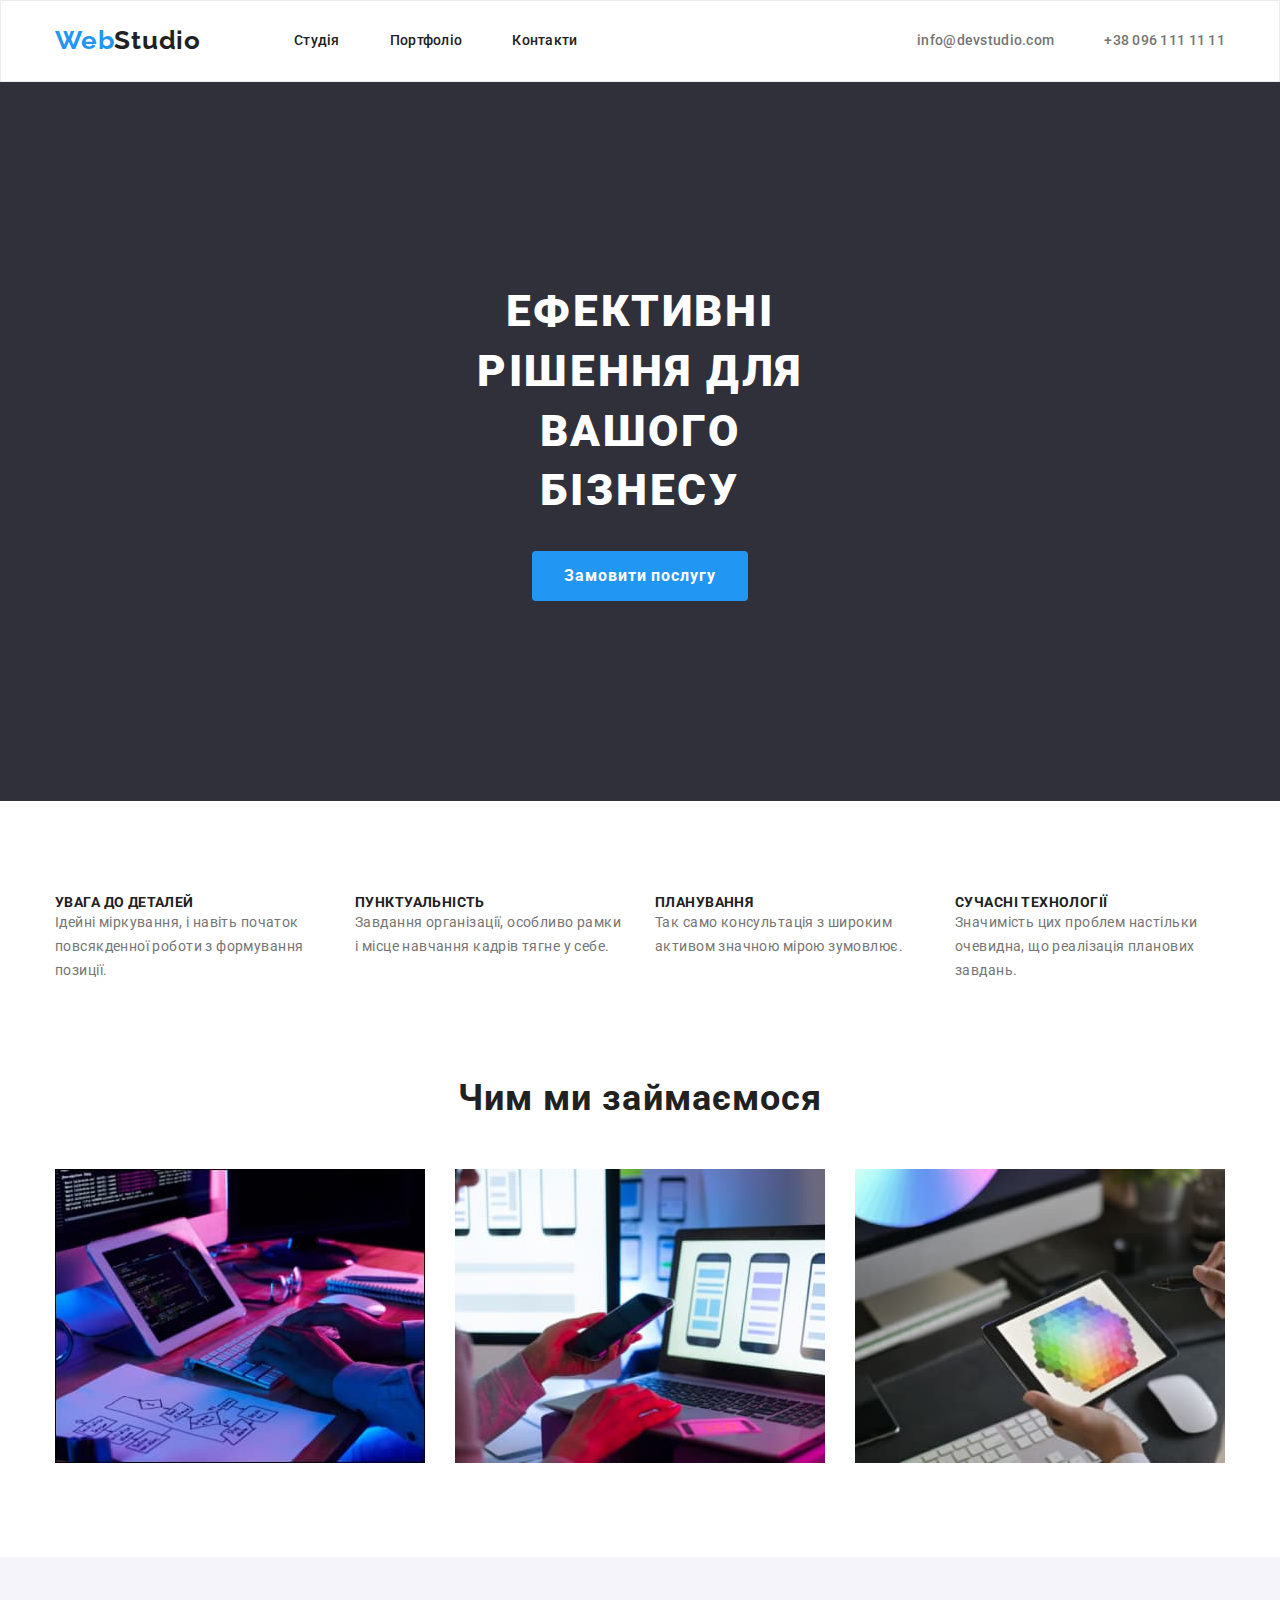
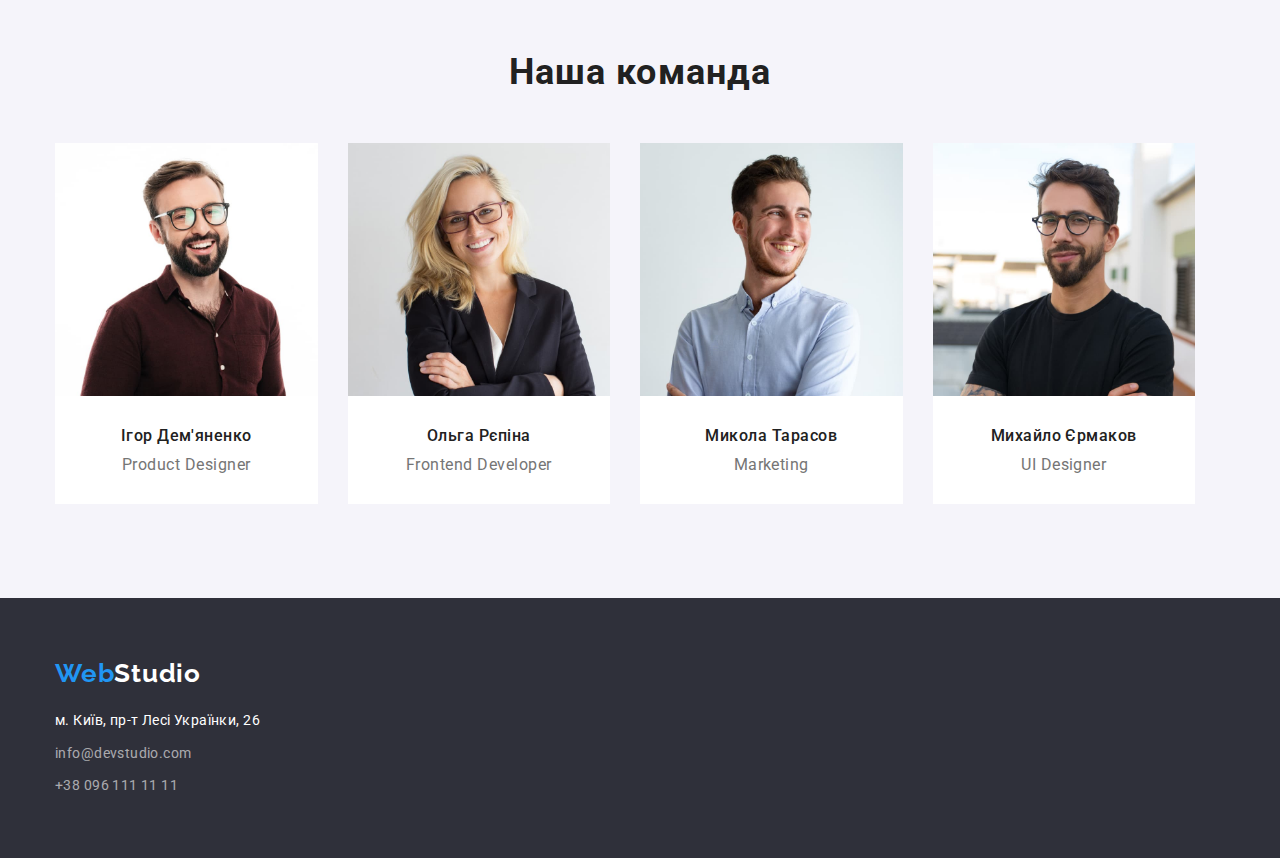
<file: index.html>
<!DOCTYPE html>
<html lang="uk">
	<head>
		<meta charset="UTF-8" />
		<meta http-equiv="X-UA-Compatible" content="IE=edge" />
		<meta name="viewport" content="width=device-width, initial-scale=1.0" />
		<title>Studio</title>
		<link rel="preconnect" href="https://fonts.googleapis.com" />
		<link rel="preconnect" href="https://fonts.gstatic.com" crossorigin />
		<link
			href="https://fonts.googleapis.com/css2?family=Raleway:wght@700&family=Roboto:wght@400;500;700;900&display=swap"
			rel="stylesheet"
		/>
		<link rel="stylesheet" href="https://cdnjs.cloudflare.com/ajax/libs/modern-normalize/1.1.0/modern-normalize.min.css">
		<link rel="stylesheet" href="./css/styles.css" />
	</head>
	<!--BODY-->
	<body>
		<!--HEADER-->
		<header class="page-header">
			<div class="container navigation">
			<nav class="page-navigation">
				<a class="logo logo-black link" href="">
					Web<span class="logo-header link">Studio</span>
				</a>
				<ul class="media-list list">
					<li class="media-list-item"><a class="media-list-link link" href="./index.html">Студія</a></li>
					<li class="media-list-item"><a class="media-list-link link" href="./portfolio.html">Портфоліо</a></li>
					<li class="media-list-item"><a class="media-list-link link" href="">Контакти</a></li>
				</ul>
			</nav>
			<ul class="contact-list list">
				<li class="contact-list-item">
					<a class="contact-list-link link" href="mailto:info@devstudio.com">info@devstudio.com</a>
				</li>
				<li class="contact-list-item">
					<a class="contact-list-link link" href="tel:+380961111111">+38 096 111 11 11</a>
				</li>
			</ul>
			</div>
		</header>

		<!--MAIN-->
		<main class="page-main">
			<!--HERO-->
			<section class="hero">
				<h1 class="hero-title">Ефективні рішення для<br>вашого бізнесу</h1>
				<button class="modal-btn" type="button">Замовити послугу</button>	
			</section>

			<!--ABOUT-->
			<section class="about">
				<div class="container">
				<h2 hidden>Особливості</h2>
				<ul class="about-list">
					<li class="about-list-item">
						<h3 class="about-subtitle">УВАГА ДО ДЕТАЛЕЙ</h3>
						<p class="about-description">
							Ідейні міркування, і навіть початок повсякденної роботи з формування позиції.
						</p>
					</li>
					<li class="about-list-item">
						<h3 class="about-subtitle">ПУНКТУАЛЬНІСТЬ</h3>
						<p class="about-description">Завдання організації, особливо рамки і місце навчання кадрів тягне у себе.</p>
					</li>
					<li class="about-list-item">
						<h3 class="about-subtitle">ПЛАНУВАННЯ</h3>
						<p class="about-description">Так само консультація з широким активом значною мірою зумовлює.</p>
					</li>
					<li class="about-list-item">
						<h3 class="about-subtitle">СУЧАСНІ ТЕХНОЛОГІЇ</h3>
						<p class="about-description">Значимість цих проблем настільки очевидна, що реалізація планових завдань.</p>
					</li>
				</ul>
				</div>
			</section>

			<!--FUNCTIONAL-->
			<section class="functional-section">
				<div class="container">
				<h2 class="functional-title">Чим ми займаємося</h2>
				<ul class="functional-list-title">
					<li class="functional-list-item">
						<img class="functional-gallery-img" src="./img/box1.jpg" alt="scheme" width="370" height="294" />
					</li>
					<li class="functional-list-item">
						<img class="functional-gallery-img" src="./img/box2.jpg" alt="smartphone" width="370" height="294" />
					</li>
					<li class="functional-list-item">
						<img class="functional-gallery-img" src="./img/box3.jpg" alt="color_palette" width="370" height="294" />
					</li>
				</ul>
				</div>
			</section>

			<!--EMPLOYEES-->
			<section class="employees-section">
				<div class="container">
				<h2 class="employees-title">Наша команда</h2>
				<ul class="employees-list">
					<li class="employees-card">
						<img class="employees-photo" src="./img/img1.jpg" alt="Ігор Дем'яненко" width="270" height="260" />
						<div class="employees-content">
						<h3 class="employees-name">Ігор Дем'яненко</h3>
						<p class="employees-position">Product Designer</p>
						</div>
					</li>
					<li class="employees-card">
						<img class="employees-photo" src="./img/img2.jpg" alt="Ольга Рєпіна" width="270" height="260" />
						<div class="employees-content">
						<h3 class="employees-name">Ольга Рєпіна</h3>
						<p class="employees-position">Frontend Developer</p>
						</div>
					</li>
					<li class="employees-card">
						<img class="employees-photo" src="./img/img3.jpg" alt="Микола Тарасов" width="270" height="260" />
						<div class="employees-content">
						<h3 class="employees-name">Микола Тарасов</h3>
						<p class="employees-position">Marketing</p>
						</div>
					</li>
					<li class="employees-card">
						<img class="employees-photo" src="./img/img4.jpg" alt="Михайло Єрмаков" width="270" height="260" />
						<div class="employees-content">
						<h3 class="employees-name">Михайло Єрмаков</h3>
						<p class="employees-position">UI Designer</p>
						</div>
					</li>
				</ul>
				</div>
			</section>
		</main>

		<!--FOOTER-->
		<footer class="page-footer">
			<div class="container navigation-footer">
			<!--CONTACTS-->
			<a class="logo logo-blue link" href="">
				Web<span class="logo-footer link">Studio</span>
			</a>
			<address class="address">
				<ul class="contact-list-footer list">
					<li class="contact-list-item">
						<a class="adress-list-link link" href="https://goo.gl/maps/BnFadeevwMqZX12J8">
							м. Київ, пр-т Лесі Українки, 26
						</a>
					</li>
					<li class="contact-list-item">
						<a class="contact-footer-link link" href="mailto:info@devstudio.com">info@devstudio.com</a>
					</li>
					<li class="contact-list-item">
						<a class="contact-footer-link link" href="tel:+380961111111">+38 096 111 11 11</a>
					</li>
				</ul>
			</address>
			</div>
		</footer>
	</body>
</html>
</file>
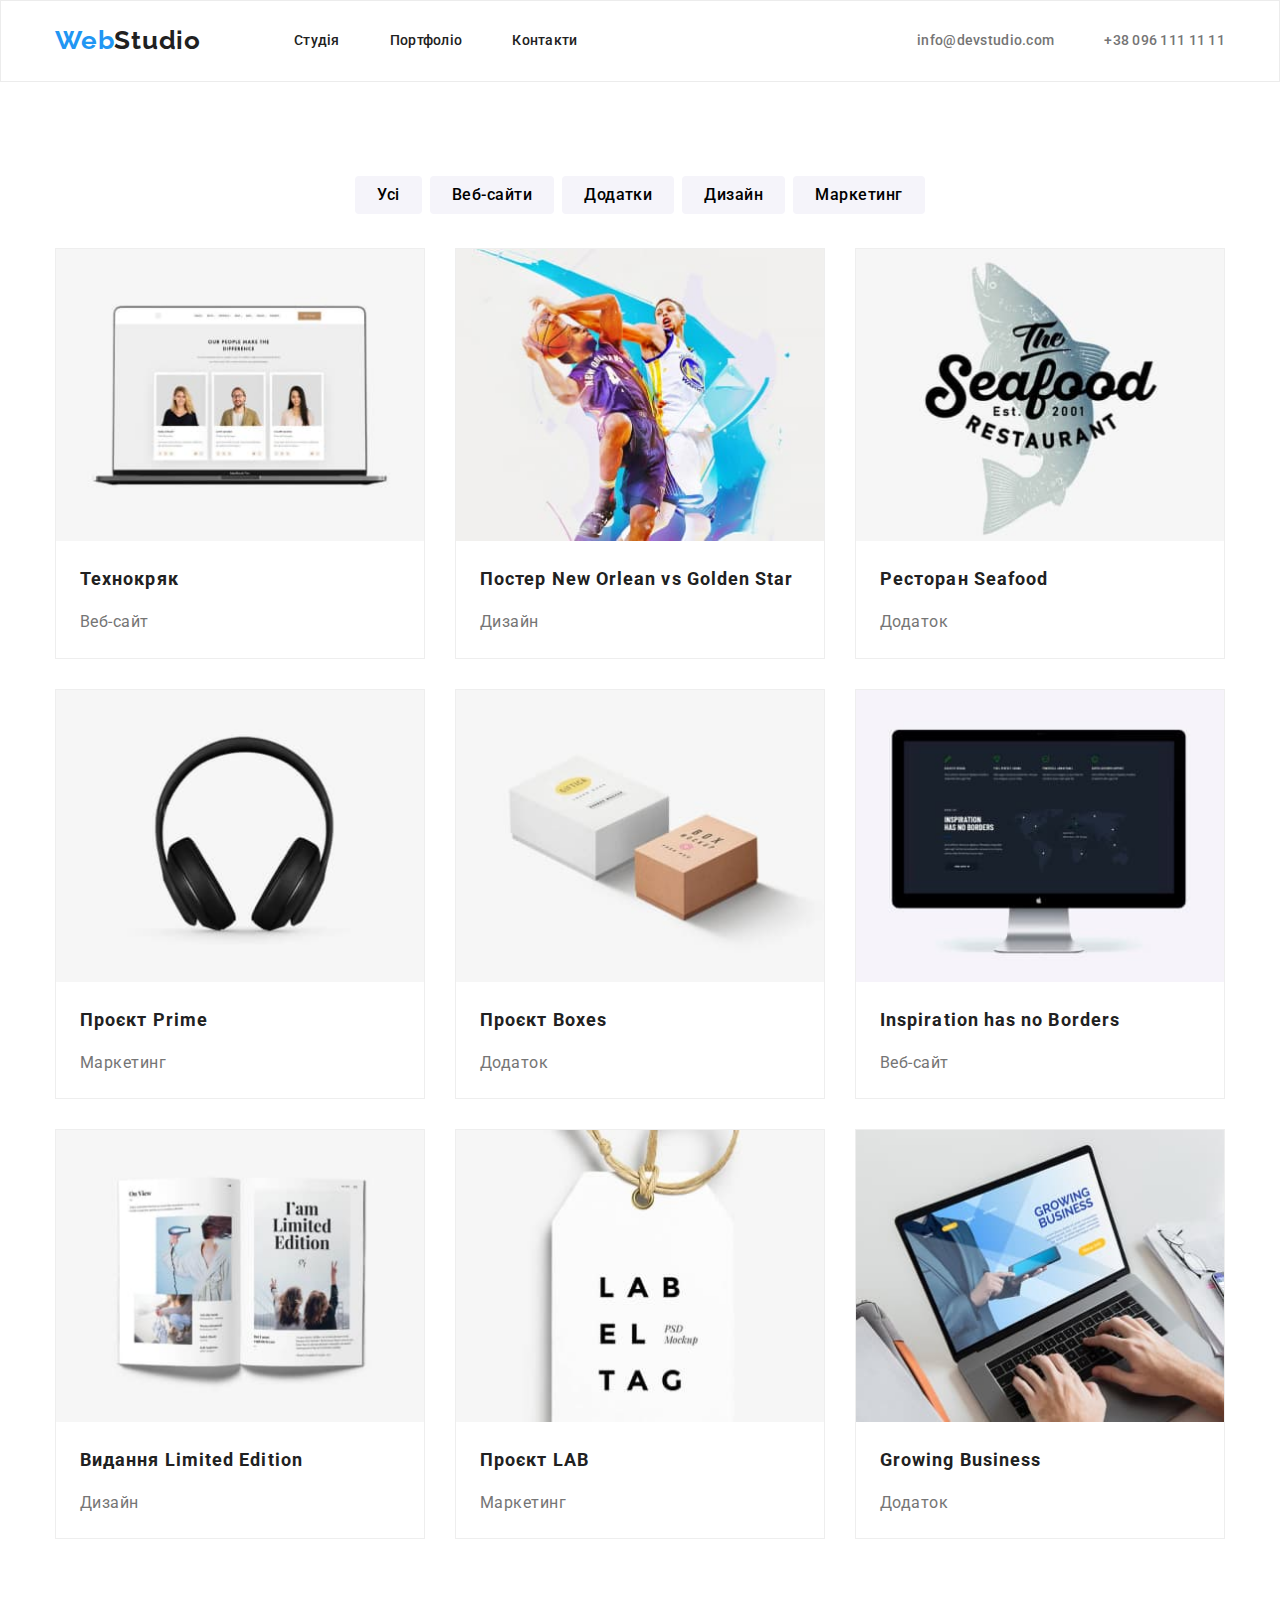
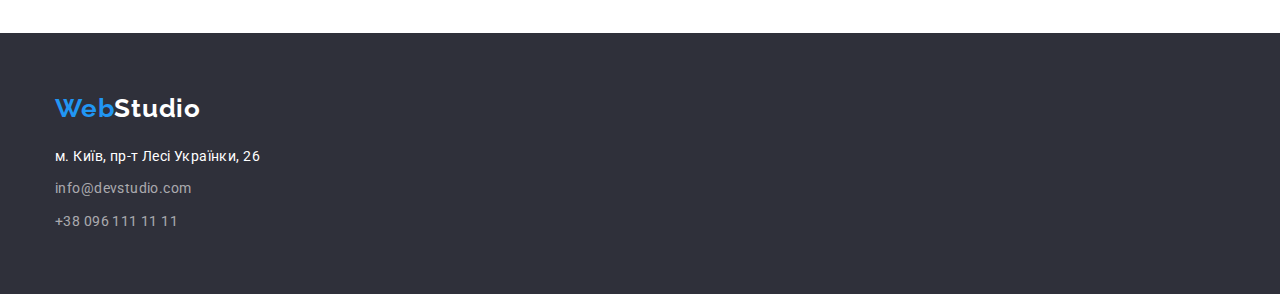
<file: portfolio.html>
<!DOCTYPE html>
<html lang="en">
	<head>
		<meta charset="UTF-8" />
		<meta http-equiv="X-UA-Compatible" content="IE=edge" />
		<meta name="viewport" content="width=device-width, initial-scale=1.0" />
		<title>portfolio</title>
		<link rel="preconnect" href="https://fonts.googleapis.com" />
		<link rel="preconnect" href="https://fonts.gstatic.com" crossorigin />
		<link
			href="https://fonts.googleapis.com/css2?family=Raleway:wght@700&family=Roboto:wght@400;500;700;900&display=swap"
			rel="stylesheet"
		/>
		<link
			rel="stylesheet"
			href="https://cdnjs.cloudflare.com/ajax/libs/modern-normalize/1.1.0/modern-normalize.min.css"
		/>
		<link rel="stylesheet" href="./css/styles.css" />
	</head>
	<body>
		<!--HEADER-->
		<header class="page-header">
			<div class="container navigation">
			<nav class="page-navigation">
				<a class="logo logo-black link" href="">
					Web<span class="logo-header link">Studio</span>
				</a>
				<ul class="media-list list">
					<li class="media-list-item"><a class="media-list-link link" href="./index.html">Студія</a></li>
					<li class="media-list-item"><a class="media-list-link link" href="./portfolio.html">Портфоліо</a></li>
					<li class="media-list-item"><a class="media-list-link link" href="">Контакти</a></li>
				</ul>
			</nav>
			<ul class="contact-list list">
				<li class="contact-list-item">
					<a class="contact-list-link link" href="mailto:info@devstudio.com">info@devstudio.com</a>
				</li>
				<li class="contact-list-item">
					<a class="contact-list-link link" href="tel:+380961111111">+38 096 111 11 11</a>
				</li>
			</ul>
			</div>
		</header>

		<main>
			<section class="menu">
				<div class="container">
					<h1 hidden>Menu-content</h1>
					<!--FILTER-LIST-->

					<ul class="menu-buttons-list list">
						<li class="menu-list-item"><button class="menu-btn" type="button">Усі</button></li>
						<li class="menu-list-item"><button class="menu-btn" type="button">Веб-сайти</button></li>
						<li class="menu-list-item"><button class="menu-btn" type="button">Додатки</button></li>
						<li class="menu-list-item"><button class="menu-btn" type="button">Дизайн</button></li>
						<li class="menu-list-item"><button class="menu-btn" type="button">Маркетинг</button></li>
					</ul>

					<!--PROJECTS-->
					<ul class="menu-work-list list">
						<li class="menu-work-item">
							<div class="card-thumb">
								<img class="work-photo" src="img/img10.jpg" alt="laptop" width="370" height="294" />
							</div>
							<div class="card-content">
								<h2 class="work-name">Технокряк</h2>
								<p class="work-description">Веб-сайт</p>
							</div>
						</li>
						<li class="menu-work-item">
							<div class="card-thumb">
								<img class="work-photo" src="img/img11.jpg" alt="bascketball" width="370" height="294" />
							</div>
							<div class="card-content">
								<h2 class="work-name">Постер New Orlean vs Golden Star</h2>
								<p class="work-description">Дизайн</p>
							</div>
						</li>
						<li class="menu-work-item">
							<div class="card-thumb">
								<img class="work-photo" src="img/img12.jpg" alt="fish" width="370" height="294" />
							</div>
							<div class="card-content">
								<h2 class="work-name">Ресторан Seafood</h2>
								<p class="work-description">Додаток</p>
							</div>
						</li>
						<li class="menu-work-item">
							<div class="card-thumb">
								<img class="work-photo" src="img/img13.jpg" alt="headphones" width="370" height="294" />
							</div>
							<div class="card-content">
								<h2 class="work-name">Проєкт Prime</h2>
								<p class="work-description">Маркетинг</p>
							</div>
						</li>
						<li class="menu-work-item">
							<div class="card-thumb">
								<img class="work-photo" src="img/img14.jpg" alt="boxes" width="370" height="294" />
							</div>
							<div class="card-content">
								<h2 class="work-name">Проєкт Boxes</h2>
								<p class="work-description">Додаток</p>
							</div>
						</li>

						<li class="menu-work-item">
							<div class="card-thumb">
								<img class="work-photo" src="img/img15.jpg" alt="monitor" width="370" height="294" />
							</div>
							<div class="card-content">
								<h2 class="work-name">Inspiration has no Borders</h2>
								<p class="work-description">Веб-сайт</p>
							</div>
						</li>
						<li class="menu-work-item">
							<div class="card-thumb">
								<img class="work-photo" src="img/img16.jpg" alt="journal" width="370" height="294" />
							</div>
							<div class="card-content">
								<h2 class="work-name">Видання Limited Edition</h2>
								<p class="work-description">Дизайн</p>
							</div>
						</li>
						<li class="menu-work-item">
							<div class="card-thumb">
								<img class="work-photo" src="img/img17.jpg" alt="labeltag" width="370" height="294" />
							</div>
							<div class="card-content">
								<h2 class="work-name">Проєкт LAB</h2>
								<p class="work-description">Маркетинг</p>
							</div>
						</li>
						<li class="menu-work-item">
							<div class="card-thumb">
								<img class="work-photo" src="img/img18.jpg" alt="keyboard" width="370" height="294" />
							</div>
							<div class="card-content">
								<h2 class="work-name">Growing Business</h2>
								<p class="work-description">Додаток</p>
							</div>
						</li>
					</ul>
				</div>
			</section>
		</main>
		<!--FOOTER-->
		<footer class="page-footer">
			<div class="container navigation-footer">
			<!--CONTACTS-->
			<a class="logo logo-blue link" href="">
				Web<span class="logo-footer link">Studio</span>
			</a>
			<address class="address">
				<ul class="contact-list-footer list">
					<li class="contact-list-item">
						<a class="adress-list-link link" href="https://goo.gl/maps/BnFadeevwMqZX12J8">
							м. Київ, пр-т Лесі Українки, 26
						</a>
					</li>
					<li class="contact-list-item">
						<a class="contact-footer-link link" href="mailto:info@devstudio.com">info@devstudio.com</a>
					</li>
					<li class="contact-list-item">
						<a class="contact-footer-link link" href="tel:+380961111111">+38 096 111 11 11</a>
					</li>
				</ul>
			</address>
			</div>
		</footer>
	</body>
</html>
</file>
<file: css/styles.css>
/* Колір основного тексту  #212121 */
/* Вторинний колір тексту  #757575*/
/* Білий #FFFFFF*/
/* Акцент  #2196F3*/
/* Вторинний колір фону #F5F5F5*/
/* Колір фону додатковий #F5F4FA*/

:root {
	--primary-font: "Roboto", sans-serif;
	--secondary-font: "Raleway", sans-serif;
	--primary-text-color-theme-light: #212121;
	--primary-text-color-theme-dark: #ffffff;
	--secondary-text-color-theme-light: #757575;
	--secondary-text-color-footer: rgba(255, 255, 255, 0.6);
	--accent-color: #2196f3;
	--primary-background-color: #f5f5f5;
	--secondary-background-color: #2f303a;
	--accent-background-color: #f5f4fa;
	--background-button-color: #188ce8;
	--border-color: #eeeeee;
	--card-set-gap: 30px;
}

.list {
	list-style: none;
}

.link {
	text-decoration: none;
}
.address {
	font-style: normal;
}
button {
	font-family: inherit;
	cursor: pointer;
	border: none;
}

body {
	font-family: var(--primary-font);
	color: var(--primary-text-color-theme-light);
}

h1,
h2,
h3,
h4,
h5,
h6,
p,
ul {
	margin: 0;
	margin: 0;
}

ul {
	padding-left: 0;
	list-style: none;
}

a {
	text-decoration: none;
	display: block;
	color: currentColor;
}

img {
	display: block;
	max-width: 100%;
	height: auto;
}

.container {
	width: 1200px;
	padding-left: 15px;
	padding-right: 15px;
	margin-right: auto;
	margin-left: auto;
}

/* ================= COMPONENTS ================= */

/* ================== HEADER ================== */

.page-header {
	margin: auto;
	border: 1px solid #ececec;
	background-color: var(--primary-text-color-theme-dark);
}

.navigation {
	display: flex;
}

.page-navigation {
	display: flex;
	align-items: center;
}
.logo {
	font-family: var(--secondary-font);
	font-weight: 700;
	font-size: 26px;
	line-height: 1.2;
	letter-spacing: 0.03em;
	color: var(--accent-color);
}

.logo-black {
	display: block;
}

.logo-header {
	font-family: var(--secondary-font);
	font-weight: 700;
	font-size: 26px;
	line-height: 1.2;
	letter-spacing: 0.03em;
	color: var(--primary-text-color-theme-light);
}

.media-list {
	display: flex;
	align-items: center;
	margin-left: 93px;
}

.media-list-link {
	padding: 32px 0;
	font-weight: 500;
	font-size: 14px;
	line-height: 1.14;
	letter-spacing: 0.02em;
	color: var(--primary-text-color-theme-light);
}

.media-list-item {
	display: block;
}

.media-list-link:hover,
.media-list-link:focus {
	color: var(--accent-color);
}

.contact-list-link {
	padding: 32px 0;
	font-weight: 500;
	font-size: 14px;
	line-height: 1.14;
	letter-spacing: 0.02em;
	color: var(--secondary-text-color-theme-light);
}

.contact-list-link:hover,
.contact-list-link:focus {
	color: var(--accent-color);
}

.contact-list {
	display: flex;
	align-items: center;
	justify-content: flex-end;
	margin-left: auto;
}

.media-list,
.contact-list {
	gap: 50px;
}
/* =================== HEADER ================ */

/* ==================== HERO ==================*/
.hero {
	margin: 0 auto;
	text-align: center;
	padding-top: 200px;
	padding-bottom: 200px;
	background-color: var(--secondary-background-color);
	/* max-width: 1600px;
	height: 600px; */
}

.hero-title {
	padding-right: 452px;
	margin-bottom: 30px;
	padding-left: 452px;
	color: var(--primary-text-color-theme-dark);
	font-weight: 900;
	font-size: 44px;
	line-height: 1.36;
	text-align: center;
	letter-spacing: 0.06em;
	text-transform: uppercase;
}
/* ==================== HERO ===================*/

/* ============== BUTTON STYLES =============== */
.modal-btn {
	width: 216px;
	height: 50px;
	border-radius: 4px;
	font-weight: 700;
	font-size: 16px;
	line-height: 1.88;
	letter-spacing: 0.06em;
	color: var(--primary-text-color-theme-dark);
	background-color: var(--accent-color);
}

.menu-btn {
	padding: 6px 22px;
	border-radius: 4px;
	font-weight: 500;
	font-size: 16px;
	line-height: 1.63;
	letter-spacing: 0.03em;
	background-color: var(--accent-background-color);
}

.modal-btn:hover,
.modal-btn:focus {
	background-color: var(--background-button-color);
}

.menu-btn:hover,
.menu-btn:focus {
	color: var(--primary-text-color-theme-dark);
	background-color: var(--accent-color);
	box-shadow: 0px 3px 1px rgb(0 0 0 /10%), 0px 1px 2px rgb(0 0 0 /8%), 0px 2px 2px rgb(0 0 0 / 12%);
}

/* ============== BUTTON STYLES =============== */

/* ================ MAIN STUDIO ================*/
.about-list,
.functional-list-item,
.employees-list {
	list-style: none;
	gap: 30px;
}

.about {
	margin: auto;
	padding: 94px 0;
}

.about-list {
	display: flex;
	gap: 30px;
}

.about-list-item {
	flex-basis: calc((100% - 3 * 30px) / 4);
}

.about-subtitle {
	font-weight: 700;
	font-size: 14px;
	line-height: 1.14;
	letter-spacing: 0.03em;
	text-transform: uppercase;
}

.about-description {
	font-size: 14px;
	line-height: 1.7;
	letter-spacing: 0.03em;
	color: var(--secondary-text-color-theme-light);
}

.functional-section {
}

.functional-title {
	padding-bottom: 50px;
	font-weight: 700;
	font-size: 36px;
	line-height: 1.17;
	text-align: center;
	letter-spacing: 0.03em;
}

.functional-list-title {
	display: flex;
	gap: 30px;
	padding-bottom: 94px;
}

.employees-section {
	margin: auto;
	padding-bottom: 94px;
	background-color: var(--accent-background-color);
}

.employees-card {
	background-color: var(--primary-text-color-theme-dark);
}

.employees-list {
	display: flex;
	padding: 0;
	margin: 0;
	list-style: none;
	margin-top: calc(-1 * var(--card-set-gap));
	/* margin-left: calc(-1 * var(--card-set-gap)); */
}

.employees-list > .employees-card {
	flex-basis: calc(100% / 4 - var(--card-set-gap));
	/* margin-left: var(--card-set-gap); */
	margin-top: var(--card-set-gap);
}

.employees-content {
	padding-top: 30px;
	padding-bottom: 30px;
}

.employees-title {
	padding-top: 94px;
	padding-bottom: 50px;
	font-weight: 700;
	font-size: 36px;
	line-height: 1.17;
	text-align: center;
	letter-spacing: 0.03em;
}

.employees-name {
	font-weight: 500;
	font-size: 16px;
	line-height: 1.19;
	text-align: center;
	letter-spacing: 0.03em;
}

.employees-position {
	margin-top: 10px;
	font-size: 16px;
	line-height: 1.19;
	text-align: center;
	letter-spacing: 0.03em;
	color: var(--secondary-text-color-theme-light);
}
/* ================ MAIN STUDIO ================*/

/* ============== MAIN PORTFOLIO ============== */

.menu {
	padding: 94px 0;
}

.menu-work-item {
	border-color: var(--secondary-text-color-theme-light);
	border: 1px solid #eeeeee;
}

.menu-buttons-list {
	display: flex;
	gap: 8px;
	justify-content: center;
	margin-bottom: 34px;
}

.card-content {
	padding: 20px 24px;
}

.work-name {
	font-weight: 700;
	font-size: 18px;
	line-height: 2;
	letter-spacing: 0.06em;
}

.work-description {
	margin-top: 10px;
	font-size: 16px;
	line-height: 1.88;
	letter-spacing: 0.03em;
	color: var(--secondary-text-color-theme-light);
}

.menu-work-list {
	display: flex;
	flex-flow: row wrap;
	padding: 0;
	margin: 0;
	list-style: none;
	margin-top: calc(-1 * var(--card-set-gap));
	margin-left: calc(-1 * var(--card-set-gap));
}

.menu-work-list > .menu-work-item {
	flex-basis: calc(100% / 3 - var(--card-set-gap));
	margin-left: var(--card-set-gap);
	margin-top: var(--card-set-gap);
}

/* ============== MAIN PORTFOLIO ============== */

/* ================= FOOTER ================ */
.page-footer {
	margin: auto;
	padding: 60px 0;
	background-color: var(--secondary-background-color);
}

.footer-navigation {
}

.logo-blue {
	margin-bottom: 20px;
}

.logo-footer {
	color: var(--primary-text-color-theme-dark);
}

.adress-list-link {
	color: var(--primary-text-color-theme-dark);
	font-size: 14px;
	line-height: 1.7;
	letter-spacing: 0.03em;
}

.adress-list-link:hover,
.adress-list-link:focus {
	color: var(--accent-color);
}

.contact-footer-link {
	color: var(--secondary-text-color-footer);
	font-size: 14px;
	line-height: 1.7;
	letter-spacing: 0.03em;
}

.contact-footer-link:hover,
.contact-footer-link:focus {
	color: var(--accent-color);
}

.address-list {
	flex-direction: column;
	margin-left: 0;
	gap: 9px;
}

.contact-list-footer > .contact-list-item:not(:last-child) {
	margin-bottom: 9px;
}

.navigation-footer {
}

/* ================= FOOTER ================ */
</file>
